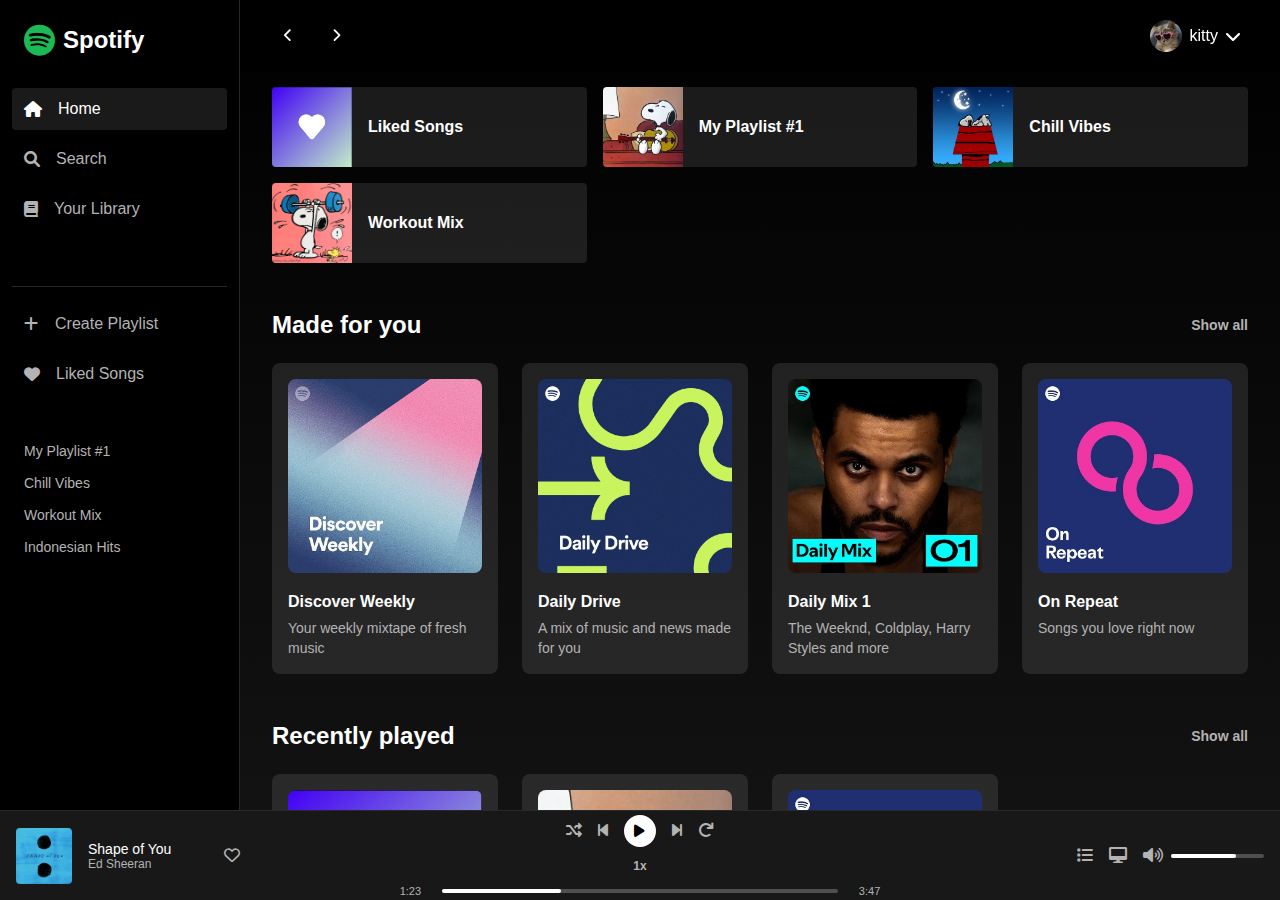
<file: index.html>
<!DOCTYPE html>
<html lang="en">
<head>
    <meta charset="UTF-8">
    <meta name="viewport" content="width=device-width, initial-scale=1.0">
    <title>Spotify - Web Player</title>
    <link rel="stylesheet" href="assets/css/main.css">
    <link rel="stylesheet" href="assets/css/home.css">
    <link href="https://cdnjs.cloudflare.com/ajax/libs/font-awesome/6.0.0/css/all.min.css" rel="stylesheet">
</head>
<body>
    <div class="app-container">
        <nav class="sidebar">
            <div class="sidebar-header">
                <div class="logo">
                    <i class="fab fa-spotify"></i>
                    <span>Spotify</span>
                </div>
            </div>
            
            <ul class="nav-menu">
                <li class="nav-item active">
                    <a href="index.html">
                        <i class="fas fa-home"></i>
                        <span>Home</span>
                    </a>
                </li>
                <li class="nav-item">
                    <a href="#">
                        <i class="fas fa-search"></i>
                        <span>Search</span>
                    </a>
                </li>
                <li class="nav-item">
                    <a href="#">     
                        <i class="fas fa-book"></i>
                        <span>Your Library</span>
                    </a>
                </li>
            </ul>

            <div class="nav-divider"></div>

            <ul class="nav-menu">
                <li class="nav-item">
                    <a href="#">
                        <i class="fas fa-plus"></i>
                        <span>Create Playlist</span>
                    </a>
                </li>
                <li class="nav-item">
                    <a href="#">
                        <i class="fas fa-heart"></i>
                        <span>Liked Songs</span>
                    </a>
                </li>
            </ul>
            
            <div class="playlist-section">
                <div class="playlist-item" onclick="window.location.href='playlist/my-playlist-1.html'">My Playlist #1</div>
                <div class="playlist-item">Chill Vibes</div>
                <div class="playlist-item">Workout Mix</div>
                <div class="playlist-item">Indonesian Hits</div>
            </div>
        </nav>

        <main class="main-content">
            <header class="top-bar">
                <div class="nav-buttons">
                    <button class="nav-btn" onclick="history.back()">
                        <i class="fas fa-chevron-left"></i>
                    </button>
                    <button class="nav-btn" onclick="history.forward()">
                        <i class="fas fa-chevron-right"></i>
                    </button>
                </div>
                
                <div class="user-menu">
                    <div class="user-profile" onclick="toggleUserMenu()">
                        <img src="img/kitty.png" alt="User" class="user-avatar">
                        <span>kitty</span>
                        <i class="fas fa-chevron-down"></i>
                    </div>
                    <div class="user-dropdown" id="userDropdown">
                        <a href="#">Profile</a>     
                        <a href="settings/theme.html">Settings</a>
                        <a href="#">Log out</a>
                    </div>
                </div>
            </header>

            <div class="content-wrapper">
              
                <section class="quick-picks">
                    <div class="quick-pick-grid">
                        <div class="quick-pick-item" onclick="playTrack('liked-songs')">
                            <img src="img/likedsong.jpg" alt="Liked Songs">
                            <span>Liked Songs</span>
                            <button class="play-btn">
                                <i class="fas fa-play"></i>
                            </button>
                        </div>
                        <div class="quick-pick-item" onclick="window.location.href='playlist/my-playlist-1.html'">
                            <img src="img/myplaylist.jpg" alt="My Playlist #1">
                            <span>My Playlist #1</span>
                            <button class="play-btn">
                                <i class="fas fa-play"></i>
                            </button>
                        </div>
                        <div class="quick-pick-item" onclick="playTrack('chill-vibes')">
                            <img src="img/chill.jpg" alt="Chill Vibes">
                            <span>Chill Vibes</span>
                            <button class="play-btn">
                                <i class="fas fa-play"></i>
                            </button>
                        </div>
                        <div class="quick-pick-item" onclick="playTrack('workout-mix')">
                            <img src="img/workout.jpg" alt="Workout Mix">
                            <span>Workout Mix</span>
                            <button class="play-btn">
                                <i class="fas fa-play"></i>
                            </button>
                        </div>
                    </div>
                </section>

                <section class="recommendations">
                    <div class="section-header">
                        <h2>Made for you</h2>
                        <a href="#" class="show-all">Show all</a>
                    </div>
                    <div class="card-grid">
                        <div class="music-card" onclick="openPlaylist('discover-weekly')">
                            <img src="img/discoverweekly.jpg" alt="Discover Weekly">
                            <h3>Discover Weekly</h3>
                            <p>Your weekly mixtape of fresh music</p>
                            <button class="card-play-btn">
                                <i class="fas fa-play"></i>
                            </button>
                        </div>
                        <div class="music-card" onclick="openPlaylist('release-radar')">
                            <img src="img/dailydrive.jpg" alt="Daily Drive">
                            <h3>Daily Drive</h3>
                            <p>A mix of music and news made for you</p>
                            <button class="card-play-btn">
                                <i class="fas fa-play"></i>
                            </button>
                        </div>
                        <div class="music-card" onclick="openPlaylist('daily-mix')">
                            <img src="img/dailymix.jpg" alt="Daily Mix 1">
                            <h3>Daily Mix 1</h3>
                            <p>The Weeknd, Coldplay, Harry Styles and more</p>
                            <button class="card-play-btn">
                                <i class="fas fa-play"></i>
                            </button>
                        </div>
                        <div class="music-card" onclick="openPlaylist('on-repeat')">
                            <img src="img/onrepeat.jpg" alt="On Repeat">
                            <h3>On Repeat</h3>
                            <p>Songs you love right now</p>
                            <button class="card-play-btn">
                                <i class="fas fa-play"></i>
                            </button>
                        </div>
                    </div>
                </section>

                <section class="recommendations">
                    <div class="section-header">
                        <h2>Recently played</h2>
                        <a href="#" class="show-all">Show all</a>
                    </div>
                    <div class="card-grid">
                        <div class="music-card" onclick="openPlaylist('indonesian-hits')">
                            <img src="img/likedsong.jpg" alt="Liked Songs">
                            <h3>Liked Songs</h3>
                            <button class="card-play-btn">
                                <i class="fas fa-play"></i>
                            </button>
                        </div>
                        <div class="music-card" onclick="openPlaylist('pop-rising')">
                            <img src="img/myplaylist.jpg" alt="Pop Rising">
                            <h3>My Playlist #1</h3>
                            <button class="card-play-btn">
                                <i class="fas fa-play"></i>
                            </button>
                        </div>
                        <div class="music-card" onclick="openPlaylist('acoustic-hits')">
                            <img src="img/onrepeat.jpg" alt="On Repeat">
                            <h3>On Repeat</h3>
                            <button class="card-play-btn">
                                <i class="fas fa-play"></i>
                            </button>
                        </div>
                    </div>
                </section>
            </div>
        </main>
    </div>

    <div class="player-bar">
        <div class="player-left">
            <img src="img/shapeofyou.png" alt="Current Song" class="current-song-image">
            <div class="current-song-info">
                <div class="song-title">Shape of You</div>
                <div class="song-artist">Ed Sheeran</div>
            </div>
            <button class="like-btn">
                <i class="far fa-heart"></i>
            </button>
        </div>

        <div class="player-center">
            <div class="player-controls">
                <button class="control-btn">
                    <i class="fas fa-random"></i>
                </button>
                <button class="control-btn">
                    <i class="fas fa-step-backward"></i>
                </button>
                <button class="play-pause-btn" onclick="togglePlayPause()">
                    <i class="fas fa-play" id="playPauseIcon"></i>
                </button>
                <button class="control-btn">
                    <i class="fas fa-step-forward"></i>
                </button>
                <button class="control-btn">
                    <i class="fas fa-redo"></i>
                </button>
            </div>
            <div class="speed-control">
              <button class="speed-btn" id="speedBtn" onclick="toggleSpeedDropdown()">1x</button>
              <div class="speed-dropdown" id="speedDropdown">
                <div class="speed-option" onclick="setPlaybackSpeed(0.5)">0.5x</div>
                <div class="speed-option" onclick="setPlaybackSpeed(0.75)">0.75x</div>
                <div class="speed-option active" onclick="setPlaybackSpeed(1.0)">1x</div>
                <div class="speed-option" onclick="setPlaybackSpeed(1.25)">1.25x</div>
                <div class="speed-option" onclick="setPlaybackSpeed(1.5)">1.5x</div>
              </div>
            </div>
            <div class="progress-bar">
                <span class="time-current">1:23</span>
                <div class="progress-container">
                    <div class="progress-bg">
                        <div class="progress-fill" style="width: 30%"></div>
                        <div class="progress-handle"></div>
                    </div>
                </div>
                <span class="time-total">3:47</span>
            </div>
        </div>

        <div class="player-right">
            <button class="control-btn">
                <i class="fas fa-list"></i>
            </button>
            <button class="control-btn">
                <i class="fas fa-desktop"></i>
            </button>
            <div class="volume-control">
                <button class="control-btn">
                    <i class="fas fa-volume-up"></i>
                </button>
                <div class="volume-bar">
                    <div class="volume-bg">
                        <div class="volume-fill" style="width: 70%"></div>
                    </div>
                </div>
            </div>
        </div>
    </div>

    <script src="assets/js/main.js"></script>
    <script src="assets/js/home.js"></script>
</body>
</html>
</file>
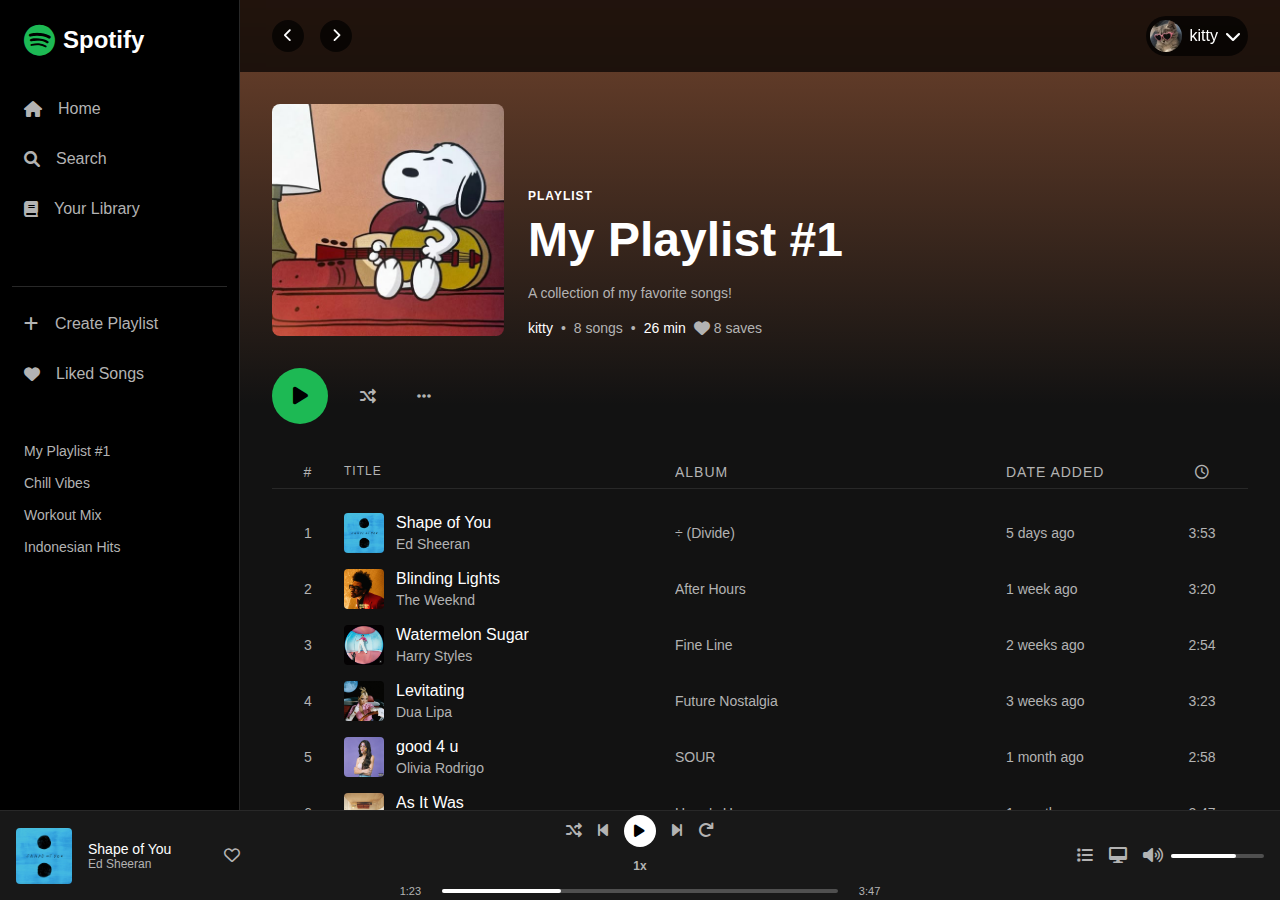
<file: playlist/my-playlist-1.html>
<!DOCTYPE html>
<html lang="en">
<head>
    <meta charset="UTF-8">
    <meta name="viewport" content="width=device-width, initial-scale=1.0">
    <title>My Playlist #1 - Spotify</title>
    <link rel="stylesheet" href="../assets/css/main.css">
    <link rel="stylesheet" href="../assets/css/playlist.css">
    <link href="https://cdnjs.cloudflare.com/ajax/libs/font-awesome/6.0.0/css/all.min.css" rel="stylesheet">
</head>
<body>
    <div class="app-container">
        <!-- Sidebar -->
        <nav class="sidebar">
            <div class="sidebar-header">
                <div class="logo">
                    <i class="fab fa-spotify"></i>
                    <span>Spotify</span>
                </div>
            </div>
            
            <ul class="nav-menu">
                <li class="nav-item">
                    <a href="../index.html">
                        <i class="fas fa-home"></i>
                        <span>Home</span>
                    </a>
                </li>
                <li class="nav-item">
                    <a href="#">
                        <i class="fas fa-search"></i>
                        <span>Search</span>
                    </a>
                </li>
                <li class="nav-item">
                    <a href="#">                        
                        <i class="fas fa-book"></i>
                        <span>Your Library</span>
                    </a>
                </li>
            </ul>

            <div class="nav-divider"></div>

            <ul class="nav-menu">
                <li class="nav-item">
                    <a href="#">
                        <i class="fas fa-plus"></i>
                        <span>Create Playlist</span>
                    </a>
                </li>
                <li class="nav-item">
                    <a href="#">
                        <i class="fas fa-heart"></i>
                        <span>Liked Songs</span>
                    </a>
                </li>
            </ul>

            <div class="playlist-section">
                <div class="playlist-item" onclick="window.location.href='my-playlist-1.html'">My Playlist #1</div>
                <div class="playlist-item">Chill Vibes</div>
                <div class="playlist-item">Workout Mix</div>
                <div class="playlist-item">Indonesian Hits</div>
            </div>
        </nav>

        <!-- Main Content -->
        <main class="main-content">
            <header class="top-bar">
                <div class="nav-buttons">
                    <button class="nav-btn" onclick="history.back()">
                        <i class="fas fa-chevron-left"></i>
                    </button>
                    <button class="nav-btn" onclick="history.forward()">
                        <i class="fas fa-chevron-right"></i>
                    </button>
                </div>
                
                <div class="user-menu">
                    <div class="user-profile" onclick="toggleUserMenu()">
                        <img src="../img/kitty.png" alt="User" class="user-avatar">
                        <span>kitty</span>
                        <i class="fas fa-chevron-down"></i>
                    </div>
                    <div class="user-dropdown" id="userDropdown">
                        <a href="#">Profile</a>     
                        <a href="../settings/theme.html">Settings</a>
                        <a href="#">Log out</a>
                    </div>
                </div>
            </header>

            <div class="content-wrapper">
                <div class="playlist-header">
                    <div class="playlist-cover">
                        <img src="../img/myplaylist.jpg" alt="My Playlist #1" style="width: 100%; height: 100%; border-radius: 8px; object-fit: cover;">
                    </div>
                    
                    <div class="playlist-info">
                        <span class="playlist-type">PLAYLIST</span>
                        <h1 class="playlist-title-display">My Playlist #1</h1>
                        <p class="playlist-description-display">A collection of my favorite songs!</p>
                        <div class="playlist-meta">
                            <span class="creator">kitty</span>
                            <span class="separator">•</span>
                            <span class="song-count">8 songs</span>
                            <span class="separator">•</span>
                            <span class="playlist-duration">26 min</span>
                            <div class="likes-count" onclick="showPlaylistSavers()">
                                <i class="fas fa-heart"></i>
                                <span id="likesCount">8 saves</span>
                            </div>
                        </div>
                    </div>
                </div>

                <div class="playlist-actions">
                    <button class="play-btn-large" onclick="playPlaylist()">
                        <i class="fas fa-play"></i>
                    </button>
                    <button class="action-btn" onclick="shufflePlaylist()">
                        <i class="fas fa-random"></i>
                    </button>
                    <button class="action-btn" onclick="showPlaylistOptions()">
                        <i class="fas fa-ellipsis-h"></i>
                    </button>
                </div>

                <div class="playlist-tracks">
                    <div class="tracks-header">
                        <div class="track-number">#</div>
                        <div class="track-title">TITLE</div>
                        <div class="track-album">ALBUM</div>
                        <div class="track-date">DATE ADDED</div>
                        <div class="track-duration">
                            <i class="far fa-clock"></i>
                        </div>
                    </div>
                    <div class="tracks-list">
                        <div class="track-item">
                            <div class="track-number">1</div>
                            <div class="track-info">
                                <img src="../img/shapeofyou.png" alt="Shape of You">
                                <div class="track-details">
                                    <h6>Shape of You</h6>
                                    <p>Ed Sheeran</p>
                                </div>
                            </div>
                            <div class="track-album">÷ (Divide)</div>
                            <div class="track-date">5 days ago</div>
                            <div class="track-duration">3:53</div>
                        </div>
                        
                        <div class="track-item">
                            <div class="track-number">2</div>
                            <div class="track-info">
                                <img src="../img/blindinglights.jpg" alt="Blinding Lights">
                                <div class="track-details">
                                    <h6>Blinding Lights</h6>
                                    <p>The Weeknd</p>
                                </div>
                            </div>
                            <div class="track-album">After Hours</div>
                            <div class="track-date">1 week ago</div>
                            <div class="track-duration">3:20</div>
                        </div>
                        
                        <div class="track-item">
                            <div class="track-number">3</div>
                            <div class="track-info">
                                <img src="../img/watermelon.jpg" alt="Watermelon Sugar">
                                <div class="track-details">
                                    <h6>Watermelon Sugar</h6>
                                    <p>Harry Styles</p>
                                </div>
                            </div>
                            <div class="track-album">Fine Line</div>
                            <div class="track-date">2 weeks ago</div>
                            <div class="track-duration">2:54</div>
                        </div>
                        
                        <div class="track-item">
                            <div class="track-number">4</div>
                            <div class="track-info">
                                <img src="../img/levitating.jpg" alt="Levitating">
                                <div class="track-details">
                                    <h6>Levitating</h6>
                                    <p>Dua Lipa</p>
                                </div>
                            </div>
                            <div class="track-album">Future Nostalgia</div>
                            <div class="track-date">3 weeks ago</div>
                            <div class="track-duration">3:23</div>
                        </div>
                        
                        <div class="track-item">
                            <div class="track-number">5</div>
                            <div class="track-info">
                                <img src="../img/good4u.jpg" alt="good 4 u">
                                <div class="track-details">
                                    <h6>good 4 u</h6>
                                    <p>Olivia Rodrigo</p>
                                </div>
                            </div>
                            <div class="track-album">SOUR</div>
                            <div class="track-date">1 month ago</div>
                            <div class="track-duration">2:58</div>
                        </div>
                        
                        <div class="track-item">
                            <div class="track-number">6</div>
                            <div class="track-info">
                                <img src="../img/asitwas.jpg" alt="As It Was">
                                <div class="track-details">
                                    <h6>As It Was</h6>
                                    <p>Harry Styles</p>
                                </div>
                            </div>
                            <div class="track-album">Harry's House</div>
                            <div class="track-date">1 month ago</div>
                            <div class="track-duration">2:47</div>
                        </div>
                        
                        <div class="track-item">
                            <div class="track-number">7</div>
                            <div class="track-info">
                                <img src="../img/antihero.jpg" alt="Anti-Hero">
                                <div class="track-details">
                                    <h6>Anti-Hero</h6>
                                    <p>Taylor Swift</p>
                                </div>
                            </div>
                            <div class="track-album">Midnights</div>
                            <div class="track-date">2 months ago</div>
                            <div class="track-duration">3:20</div>
                        </div>
                        
                        <div class="track-item">
                            <div class="track-number">8</div>
                            <div class="track-info">
                                <img src="../img/flowers.jpg" alt="Flowers">
                                <div class="track-details">
                                    <h6>Flowers</h6>
                                    <p>Miley Cyrus</p>
                                </div>
                            </div>
                            <div class="track-album">Endless Summer Vacation</div>
                            <div class="track-date">2 months ago</div>
                            <div class="track-duration">3:20</div>
                        </div>
                    </div>
                </div>
            </div>
        </main>
    </div>

    <!-- Music Player -->
    <div class="player-bar">
        <div class="player-left">
            <img src="../img/shapeofyou.png" alt="Current Song" class="current-song-image">
            <div class="current-song-info">
                <div class="song-title">Shape of You</div>
                <div class="song-artist">Ed Sheeran</div>
            </div>
            <button class="like-btn">
                <i class="far fa-heart"></i>
            </button>
        </div>

        <div class="player-center">
            <div class="player-controls">
                <button class="control-btn">
                    <i class="fas fa-random"></i>
                </button>
                <button class="control-btn">
                    <i class="fas fa-step-backward"></i>
                </button>
                <button class="play-pause-btn" onclick="togglePlayPause()">
                    <i class="fas fa-play" id="playPauseIcon"></i>
                </button>
                <button class="control-btn">
                    <i class="fas fa-step-forward"></i>
                </button>
                <button class="control-btn">
                    <i class="fas fa-redo"></i>
                </button>
            </div>
            <div class="speed-control">
                <button class="speed-btn" id="speedBtn" onclick="toggleSpeedDropdown()">1x</button>
                <div class="speed-dropdown" id="speedDropdown">
                    <div class="speed-option" onclick="setPlaybackSpeed(0.5)">0.5x</div>
                    <div class="speed-option" onclick="setPlaybackSpeed(0.75)">0.75x</div>
                    <div class="speed-option active" onclick="setPlaybackSpeed(1.0)">1x</div>
                    <div class="speed-option" onclick="setPlaybackSpeed(1.25)">1.25x</div>
                    <div class="speed-option" onclick="setPlaybackSpeed(1.5)">1.5x</div>
                </div>
            </div>
            <div class="progress-bar">
                <span class="time-current">1:23</span>
                <div class="progress-container">
                    <div class="progress-bg">
                        <div class="progress-fill" style="width: 30%"></div>
                        <div class="progress-handle"></div>
                    </div>
                </div>
                <span class="time-total">3:47</span>
            </div>
        </div>

        <div class="player-right">
            <button class="control-btn">
                <i class="fas fa-list"></i>
            </button>
            <button class="control-btn">
                <i class="fas fa-desktop"></i>
            </button>
            <div class="volume-control">
                <button class="control-btn">
                    <i class="fas fa-volume-up"></i>
                </button>
                <div class="volume-bar">
                    <div class="volume-bg">
                        <div class="volume-fill" style="width: 70%"></div>
                    </div>
                </div>
            </div>
        </div>
    </div>

    <!-- Playlist Options -->
    <div class="modal-overlay" id="playlistOptionsModal">
        <div class="modal-content playlist-options-modal">
            <div class="modal-header">
                <h2>Playlist Options</h2>
                <button class="modal-close" onclick="closePlaylistOptions()">
                    <i class="fas fa-times"></i>
                </button>
            </div>
            <div class="options-list">
                <div class="option-item" onclick="showPlaylistSavers()">
                    <i class="fas fa-eye"></i>
                    <span>View users who saved this playlist</span>
                </div>
                <div class="option-item" onclick="downloadPlaylist()">
                    <i class="fas fa-download"></i>
                    <span>Download</span>
                </div>
                <div class="option-item" onclick="editPlaylist()">
                    <i class="fas fa-edit"></i>
                    <span>Edit</span>
                </div>
                <div class="option-item" onclick="sharePlaylist()">
                    <i class="fas fa-share"></i>
                    <span>Share</span>
                </div>
                <div class="option-item" onclick="deletePlaylist()">
                    <i class="fas fa-trash"></i>
                    <span>Delete playlist</span>
                </div>
            </div>
        </div>
    </div>

    <!-- Playlist Savers -->
    <div class="modal-overlay" id="saversModal">
        <div class="modal-content">
            <div class="modal-header">
                <h2>View users who saved this playlist</h2>
                <button class="modal-close" onclick="closePlaylistSavers()">
                    <i class="fas fa-times"></i>
                </button>
            </div>
            <div class="savers-info">
                <div class="playlist-info-small">
                    <img src="../img/myplaylist.jpg" alt="My Playlist #1" class="playlist-thumb">
                    <div class="playlist-details">
                        <h4>My Playlist #1</h4>
                        <p>8 saves • Public playlist</p>
                    </div>
                </div>
            </div>
            <div class="user-save-section">
                <h3>User save</h3>
                <div class="savers-list" id="saversList">
                </div>
            </div>
        </div>
    </div>

    <script src="../assets/js/main.js"></script>
    <script src="../assets/js/playlist.js"></script>
    <script>
        function showPlaylistOptions() {
            const modal = document.getElementById("playlistOptionsModal")
            modal.classList.add("show")
        }

        function closePlaylistOptions() {
            const modal = document.getElementById("playlistOptionsModal")
            modal.classList.remove("show")
        }

    </script>
</body>
</html>
</file>
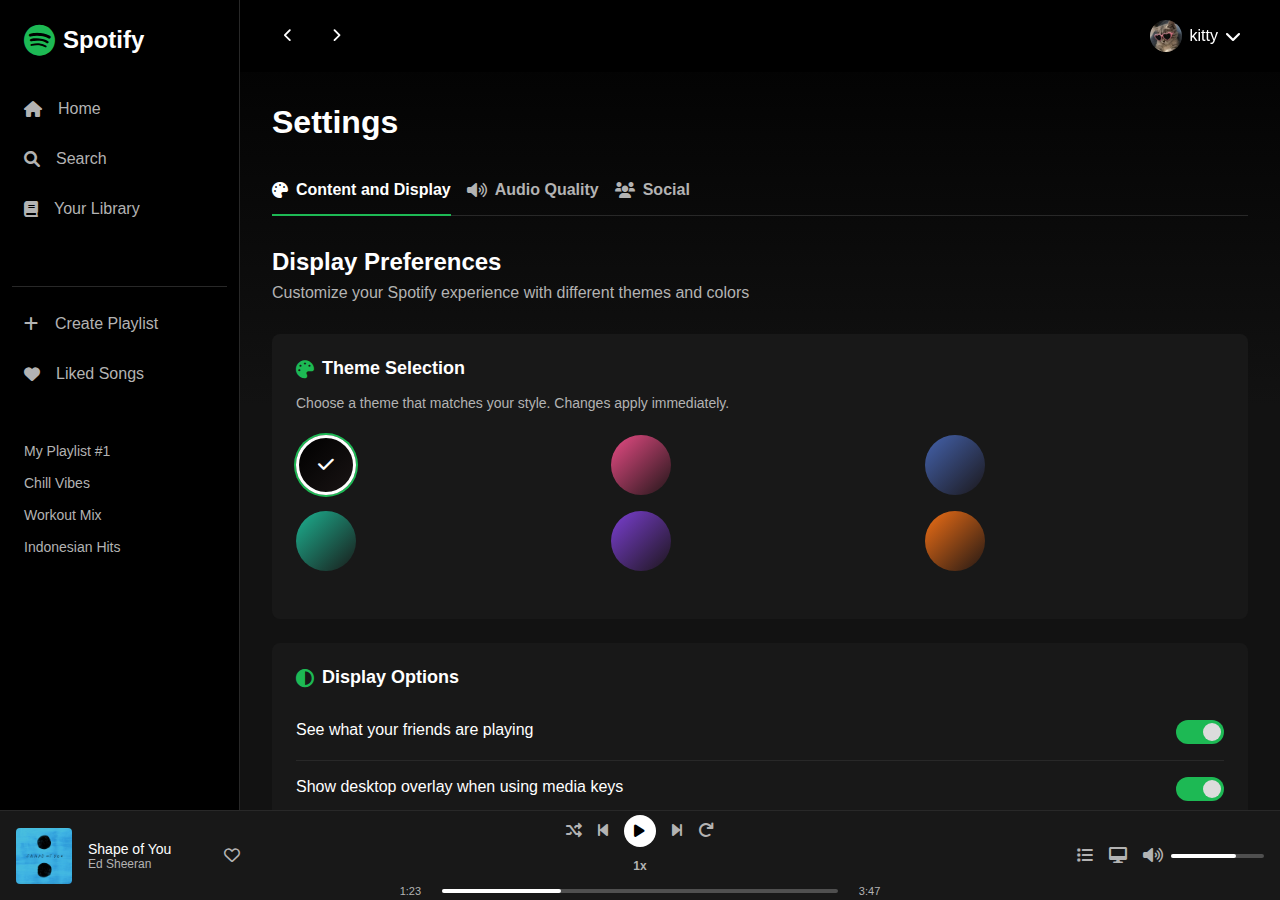
<file: settings/theme.html>
<!DOCTYPE html>
<html lang="en">
<head>
    <meta charset="UTF-8">
    <meta name="viewport" content="width=device-width, initial-scale=1.0">
    <title>Theme Settings - Spotify</title>
    <link rel="stylesheet" href="../assets/css/main.css">
    <link rel="stylesheet" href="../assets/css/settings.css">
    <link href="https://cdnjs.cloudflare.com/ajax/libs/font-awesome/6.0.0/css/all.min.css" rel="stylesheet">
</head>
<body>
    <div class="app-container">
        <!-- Sidebar -->
        <nav class="sidebar">
            <div class="sidebar-header">
                <div class="logo">
                    <i class="fab fa-spotify"></i>
                    <span>Spotify</span>
                </div>
            </div>
            
            <ul class="nav-menu">
                <li class="nav-item">
                    <a href="../index.html">
                        <i class="fas fa-home"></i>
                        <span>Home</span>
                    </a>
                </li>
                <li class="nav-item">
                    <a href="#">
                        <i class="fas fa-search"></i>
                        <span>Search</span>
                    </a>
                </li>
                <li class="nav-item">
                    <a href="#">     
                        <i class="fas fa-book"></i>
                        <span>Your Library</span>
                    </a>
                </li>
            </ul>

            <div class="nav-divider"></div>

            <ul class="nav-menu">
                <li class="nav-item">
                    <a href="#">
                        <i class="fas fa-plus"></i>
                        <span>Create Playlist</span>
                    </a>
                </li>
                <li class="nav-item">
                    <a href="#">
                        <i class="fas fa-heart"></i>
                        <span>Liked Songs</span>
                    </a>
                </li>
            </ul>

            <div class="playlist-section">
                <div class="playlist-item" onclick="window.location.href='../playlist/my-playlist-1.html'">My Playlist #1</div>
                <div class="playlist-item">Chill Vibes</div>
                <div class="playlist-item">Workout Mix</div>
                <div class="playlist-item">Indonesian Hits</div>
            </div>
        </nav>

        <!-- Main Content -->
        <main class="main-content">
            <header class="top-bar">
                <div class="nav-buttons">
                    <button class="nav-btn" onclick="history.back()">
                        <i class="fas fa-chevron-left"></i>
                    </button>
                    <button class="nav-btn" onclick="history.forward()">
                        <i class="fas fa-chevron-right"></i>
                    </button>
                </div>
                
                <div class="user-menu">
                    <div class="user-profile" onclick="toggleUserMenu()">
                        <img src="../img/kitty.png" alt="User" class="user-avatar">
                        <span>kitty</span>
                        <i class="fas fa-chevron-down"></i>
                    </div>
                    <div class="user-dropdown" id="userDropdown">
                        <a href="#">Profile</a>     
                        <a href="theme.html">Settings</a>
                        <a href="#">Log out</a>
                    </div>
                </div>
            </header>

            <div class="content-wrapper">
                <div class="settings-header">
                    <h1>Settings</h1>
                </div>

                <div class="settings-navigation">
                    <button class="settings-nav-btn active">
                        <i class="fas fa-palette"></i>
                        <span>Content and Display</span>
                    </button>
                    <button class="settings-nav-btn">
                        <i class="fas fa-volume-up"></i>
                        <span>Audio Quality</span>
                    </button>
                    <button class="settings-nav-btn">
                        <i class="fas fa-users"></i>
                        <span>Social</span>
                    </button>
                </div>

                <!-- Display Preferences Section -->
                <div class="settings-section active" id="displaySection">
                    <div class="section-header">
                        <h2>Display Preferences</h2>
                        <p>Customize your Spotify experience with different themes and colors</p>
                    </div>

                    <div class="setting-group">
                        <h3>
                            <i class="fas fa-palette"></i>
                            Theme Selection
                        </h3>
                        <p class="setting-description">Choose a theme that matches your style. Changes apply immediately.</p>
                        
                        <div class="theme-selector">
                            <div class="theme-option default active" data-theme="default" onclick="selectTheme('default')" title="Dark Black">
                                <div class="theme-check">
                                    <i class="fas fa-check"></i>
                                </div>
                            </div>
                            <div class="theme-option pink" data-theme="pink" onclick="selectTheme('pink')" title="Pink Passion">
                                <div class="theme-check">
                                    <i class="fas fa-check"></i>
                                </div>
                            </div>
                            <div class="theme-option blue" data-theme="blue" onclick="selectTheme('blue')" title="Ocean Blue">
                                <div class="theme-check">
                                    <i class="fas fa-check"></i>
                                </div>
                            </div>
                            <div class="theme-option green" data-theme="green" onclick="selectTheme('green')" title="Forest Green">
                                <div class="theme-check">
                                    <i class="fas fa-check"></i>
                                </div>
                            </div>
                            <div class="theme-option purple" data-theme="purple" onclick="selectTheme('purple')" title="Royal Purple">
                                <div class="theme-check">
                                    <i class="fas fa-check"></i>
                                </div>
                            </div>
                            <div class="theme-option orange" data-theme="orange" onclick="selectTheme('orange')" title="Sunset Orange">
                                <div class="theme-check">
                                    <i class="fas fa-check"></i>
                                </div>
                            </div>
                        </div>
                    </div>

                    <div class="setting-group">
                        <h3>
                            <i class="fas fa-adjust"></i>
                            Display Options
                        </h3>
                        
                        <div class="setting-item">
                            <div class="setting-info">
                                <h4>See what your friends are playing</h4>
                            </div>
                            <label class="toggle-switch">
                                <input type="checkbox" checked>
                                <span class="slider"></span>
                            </label>
                        </div>

                        <div class="setting-item">
                            <div class="setting-info">
                                <h4>Show desktop overlay when using media keys</h4>
                            </div>
                            <label class="toggle-switch">
                                <input type="checkbox" checked>
                                <span class="slider"></span>
                            </label>
                        </div>
                    </div>
                </div>

            </div>
        </main>
    </div>

    <!-- Music Player -->
    <div class="player-bar">
        <div class="player-left">
            <img src="../img/shapeofyou.png" alt="Current Song" class="current-song-image">
            <div class="current-song-info">
                <div class="song-title">Shape of You</div>
                <div class="song-artist">Ed Sheeran</div>
            </div>
            <button class="like-btn">
                <i class="far fa-heart"></i>
            </button>
        </div>

        <div class="player-center">
            <div class="player-controls">
                <button class="control-btn">
                    <i class="fas fa-random"></i>
                </button>
                <button class="control-btn">
                    <i class="fas fa-step-backward"></i>
                </button>
                <button class="play-pause-btn" onclick="togglePlayPause()">
                    <i class="fas fa-play" id="playPauseIcon"></i>
                </button>
                <button class="control-btn">
                    <i class="fas fa-step-forward"></i>
                </button>
                <button class="control-btn">
                    <i class="fas fa-redo"></i>
                </button>
            </div>
            
            <!-- Playback Speed -->
            <div class="speed-control">
                <button class="speed-btn" id="speedBtn" onclick="toggleSpeedDropdown()">1x</button>
                <div class="speed-dropdown" id="speedDropdown">
                    <div class="speed-option" onclick="setPlaybackSpeed(0.5)">0.5x</div>
                    <div class="speed-option" onclick="setPlaybackSpeed(0.75)">0.75x</div>
                    <div class="speed-option active" onclick="setPlaybackSpeed(1.0)">1x</div>
                    <div class="speed-option" onclick="setPlaybackSpeed(1.25)">1.25x</div>
                    <div class="speed-option" onclick="setPlaybackSpeed(1.5)">1.5x</div>
                </div>
            </div>
            
            <div class="progress-bar">
                <span class="time-current">1:23</span>
                <div class="progress-container">
                    <div class="progress-bg">
                        <div class="progress-fill" style="width: 30%"></div>
                        <div class="progress-handle"></div>
                    </div>
                </div>
                <span class="time-total">3:47</span>
            </div>
        </div>

        <div class="player-right">
            <button class="control-btn">
                <i class="fas fa-list"></i>
            </button>
            <button class="control-btn">
                <i class="fas fa-desktop"></i>
            </button>
            <div class="volume-control">
                <button class="control-btn">
                    <i class="fas fa-volume-up"></i>
                </button>
                <div class="volume-bar">
                    <div class="volume-bg">
                        <div class="volume-fill" style="width: 70%"></div>
                    </div>
                </div>
            </div>
        </div>
    </div>

    <script src="../assets/js/main.js"></script>
    <script src="../assets/js/settings.js"></script>
</body>
</html>
</file>
<file: assets/css/main.css>
* {
  margin: 0;
  padding: 0;
  box-sizing: border-box;
}

body {
  font-family: "Segoe UI", Tahoma, Geneva, Verdana, sans-serif;
  background-color: #000;
  color: #fff;
  overflow: hidden;
}

.app-container {
  display: flex;
  height: 100vh;
  padding-bottom: 90px;
}

/* Sidebar Styles */
.sidebar {
  width: 240px;
  background-color: #000;
  padding: 24px 12px;
  display: flex;
  flex-direction: column;
  border-right: 1px solid #282828;
}

.sidebar-header .logo {
  display: flex;
  align-items: center;
  gap: 8px;
  font-size: 24px;
  font-weight: bold;
  margin-bottom: 32px;
  padding: 0 12px;
}

.sidebar-header .logo i {
  color: #1db954;
  font-size: 32px;
}

.nav-menu {
  list-style: none;
  margin-bottom: 32px;
}

.nav-item {
  margin-bottom: 8px;
}

.nav-item a {
  display: flex;
  align-items: center;
  gap: 16px;
  padding: 12px;
  color: #b3b3b3;
  text-decoration: none;
  border-radius: 4px;
  transition: all 0.2s;
  font-weight: 500;
}

.nav-item a:hover,
.nav-item.active a {
  color: #fff;
  background-color: #282828;
}

.nav-item.active a {
  background-color: #1a1a1a;
}

.nav-divider {
  height: 1px;
  background-color: #282828;
  margin: 16px 0;
}

.playlist-section {
  flex: 1;
  overflow-y: auto;
  padding: 0 12px;
}

.playlist-item {
  padding: 8px 0;
  color: #b3b3b3;
  cursor: pointer;
  transition: color 0.2s;
  font-size: 14px;
}

.playlist-item:hover {
  color: #fff;
}

/* Main Content Styles */
.main-content {
  flex: 1;
  background: linear-gradient(180deg, #1e3264 0%, #121212 100%);
  overflow-y: auto;
  position: relative;
}

.top-bar {
  display: flex;
  justify-content: space-between;
  align-items: center;
  padding: 16px 32px;
  background: rgba(0, 0, 0, 0.7);
  backdrop-filter: blur(10px);
  position: sticky;
  top: 0;
  z-index: 100;
}
.nav-buttons {
  display: flex;
  gap: 16px;
}

.nav-btn {
  width: 32px;
  height: 32px;
  border-radius: 50%;
  background-color: rgba(0, 0, 0, 0.7);
  border: none;
  color: #fff;
  cursor: pointer;
  display: flex;
  align-items: center;
  justify-content: center;
  transition: all 0.2s;
}

.nav-btn:hover {
  background-color: rgba(255, 255, 255, 0.1);
  transform: scale(1.05);
}

.user-menu {
  position: relative;
}

.user-profile {
  display: flex;
  align-items: center;
  gap: 8px;
  background-color: rgba(0, 0, 0, 0.7);
  padding: 4px 8px 4px 4px;
  border-radius: 20px;
  cursor: pointer;
  transition: all 0.2s;
}

.user-profile:hover {
  background-color: rgba(255, 255, 255, 0.1);
}

.user-avatar {
  width: 32px;
  height: 32px;
  border-radius: 50%;
}

.user-dropdown {
  position: absolute;
  top: 100%;
  right: 0;
  background-color: #282828;
  border-radius: 4px;
  padding: 8px 0;
  min-width: 160px;
  box-shadow: 0 8px 24px rgba(0, 0, 0, 0.5);
  display: none;
  z-index: 1000;
}

.user-dropdown.show {
  display: block;
}

.user-dropdown a {
  display: block;
  padding: 12px 16px;
  color: #fff;
  text-decoration: none;
  transition: background-color 0.2s;
}

.user-dropdown a:hover {
  background-color: #3e3e3e;
}

.player-bar {
  position: fixed;
  bottom: 0;
  left: 0;
  right: 0;
  height: 90px;
  background-color: #181818;
  border-top: 1px solid #282828;
  display: flex;
  align-items: center;
  padding: 0 16px;
  z-index: 1000;
}

.player-left {
  display: flex;
  align-items: center;
  gap: 16px;
  width: 30%;
  min-width: 180px;
}

.current-song-image {
  width: 56px;
  height: 56px;
  border-radius: 4px;
}

.current-song-info {
  flex: 1;
  min-width: 0;
}

.song-title {
  font-size: 14px;
  font-weight: 500;
  color: #fff;
  white-space: nowrap;
  overflow: hidden;
  text-overflow: ellipsis;
}

.song-artist {
  font-size: 12px;
  color: #b3b3b3;
  white-space: nowrap;
  overflow: hidden;
  text-overflow: ellipsis;
}

.like-btn {
  background: none;
  border: none;
  color: #b3b3b3;
  cursor: pointer;
  font-size: 16px;
  transition: color 0.2s;
  position: relative;
  left: -150px
}

.like-btn:hover {
  color: var(--primary-color);
}

.player-center {
  display: flex;
  flex-direction: column;
  align-items: center;
  gap: 8px;
  width: 40%;
  max-width: 722px;
}

.player-controls {
  display: flex;
  align-items: center;
  gap: 16px;
}

.control-btn {
  background: none;
  border: none;
  color: #b3b3b3;
  cursor: pointer;
  font-size: 16px;
  transition: all 0.2s;
}

.control-btn:hover {
  color: #fff;
  transform: scale(1.1);
}

.play-pause-btn {
  width: 32px;
  height: 32px;
  border-radius: 50%;
  background-color: #fff;
  border: none;
  color: #000;
  cursor: pointer;
  display: flex;
  align-items: center;
  justify-content: center;
  font-size: 14px;
  transition: all 0.2s;
}

.play-pause-btn:hover {
  transform: scale(1.05);
}

.progress-bar {
  display: flex;
  align-items: center;
  gap: 12px;
  width: 100%;
}

.time-current,
.time-total {
  font-size: 11px;
  color: #b3b3b3;
  min-width: 40px;
  text-align: center;
}

.progress-container {
  flex: 1;
  height: 12px;
  display: flex;
  align-items: center;
  cursor: pointer;
}

.progress-bg {
  width: 100%;
  height: 4px;
  background-color: #4f4f4f;
  border-radius: 2px;
  position: relative;
}

.progress-fill {
  height: 100%;
  background-color: #fff;
  border-radius: 2px;
  position: relative;
}

.progress-handle {
  width: 12px;
  height: 12px;
  background-color: #fff;
  border-radius: 50%;
  position: absolute;
  right: -6px;
  top: -4px;
  opacity: 0;
  transition: opacity 0.2s;
}

.progress-container:hover .progress-handle {
  opacity: 1;
}

.player-right {
  display: flex;
  align-items: center;
  gap: 16px;
  width: 30%;
  justify-content: flex-end;
  min-width: 180px;
}

.volume-control {
  display: flex;
  align-items: center;
  gap: 8px;
}

.volume-bar {
  width: 93px;
  height: 12px;
  display: flex;
  align-items: center;
  cursor: pointer;
}

.volume-bg {
  width: 100%;
  height: 4px;
  background-color: #4f4f4f;
  border-radius: 2px;
  position: relative;
}

.volume-fill {
  height: 100%;
  background-color: #fff;
  border-radius: 2px;
}

/* Responsive */
@media (max-width: 768px) {
  .sidebar {
    width: 200px;
  }

  .player-left,
  .player-right {
    width: 25%;
    min-width: 120px;
  }

  .player-center {
    width: 50%;
  }
}

/* Scrollbar Styles */
::-webkit-scrollbar {
  width: 12px;
}

::-webkit-scrollbar-track {
  background: transparent;
}

::-webkit-scrollbar-thumb {
  background-color: #4f4f4f;
  border-radius: 6px;
}

::-webkit-scrollbar-thumb:hover {
  background-color: #6f6f6f;
}

/* Playback Speed Control */
.speed-control {
  position: relative;
  display: flex;
  align-items: center;
  gap: 8px;
}

.speed-btn {
  background: none;
  border: none;
  color: #b3b3b3;
  cursor: pointer;
  font-size: 12px;
  font-weight: 600;
  padding: 4px 8px;
  border-radius: 4px;
  transition: all 0.2s;
  min-width: 32px;
}

.speed-btn:hover {
  color: #fff;
  background-color: rgba(255, 255, 255, 0.1);
}

.speed-btn.active {
  color: #1db954;
  background-color: rgba(29, 185, 84, 0.1);
}

.speed-dropdown {
  position: absolute;
  bottom: 100%;
  left: 50%;
  transform: translateX(-50%);
  background-color: #282828;
  border-radius: 4px;
  padding: 8px 0;
  min-width: 80px;
  box-shadow: 0 8px 24px rgba(0, 0, 0, 0.5);
  display: none;
  z-index: 1000;
  margin-bottom: 8px;
}

.speed-dropdown.show {
  display: block;
}

.speed-option {
  padding: 8px 16px;
  color: #fff;
  cursor: pointer;
  transition: background-color 0.2s;
  font-size: 14px;
  text-align: center;
}

.speed-option:hover {
  background-color: #3e3e3e;
}

.speed-option.active {
  color: #ffffff;
  background-color: var(--primary-color,0.8);
}

/* Theme Customization */
.theme-selector {
  display: grid;
  grid-template-columns: repeat(3, 1fr);
  gap: 16px;
  margin: 24px 0;
}

.theme-option {
  width: 60px;
  height: 60px;
  border-radius: 50%;
  cursor: pointer;
  border: 3px solid transparent;
  transition: all 0.2s;
  position: relative;
}

.theme-option:hover {
  transform: scale(1.1);
}

.theme-option.active {
  border-color: #fff;
  box-shadow: 0 0 0 2px #1db954;
}

.theme-option.default {
  background: linear-gradient(135deg, #191414 0%, #191414 100%);
  background-size: 120% 120%;
  background-position: center;
}

.theme-option.pink {
  background: linear-gradient(135deg, #f14e8a 0%, #191414 100%);
  background-size: 120% 120%;
  background-position: center;
}

.theme-option.blue {
  background: linear-gradient(135deg, #4666b4 0%, #191414 100%);
  background-size: 120% 120%;
  background-position: center;
}

.theme-option.green {
  background: linear-gradient(135deg, #1db997 0%, #191414 100%);
  background-size: 120% 120%;
  background-position: center;
}

.theme-option.purple {
  background: linear-gradient(135deg, rgb(127, 65, 219) 0%, #191414 100%);
  background-size: 120% 120%;
  background-position: center;
}

.theme-option.orange {
  background: linear-gradient(135deg, #f97316 0%, #191414 100%);
  background-size: 120% 120%;
  background-position: center;
}

:root {
  --primary-color: #1db954;
  --primary-dark: #12ed5e;
  --background-gradient: linear-gradient(180deg, #121212 0%, #121212 100%);
}

[data-theme="pink"] {
  --primary-color: #d14b7c;
  --primary-dark: #eb397a;
  --background-gradient: linear-gradient(180deg, #4a1c3a 0%, #121212 100%);
}

[data-theme="blue"] {
  --primary-color: #4060b1;
  --primary-dark: #526eb5;
  --background-gradient: linear-gradient(180deg, #1e3264 0%, #121212 100%);
}

[data-theme="green"] {
  --primary-color: #1db997;
  --primary-dark: #15d2a9;
  --background-gradient: linear-gradient(180deg, rgb(6, 79, 69) 0%, #121212 100%);
}

[data-theme="purple"] {
  --primary-color: #8b5cf6;
  --primary-dark: #a78bfa;
  --background-gradient: linear-gradient(180deg, #4c1d95 0%, #121212 100%);
}

[data-theme="orange"] {
  --primary-color: #f97316;
  --primary-dark: #fb923c;
  --background-gradient: linear-gradient(180deg, #c2410c 0%, #121212 100%);
}

/* Playlist Savers Modal */
.modal-overlay {
  position: fixed;
  top: 0;
  left: 0;
  right: 0;
  bottom: 0;
  background-color: rgba(0, 0, 0, 0.8);
  display: flex;
  align-items: center;
  justify-content: center;
  z-index: 10000;
  opacity: 0;
  visibility: hidden;
  transition: all 0.3s ease;
}

.modal-overlay.show {
  opacity: 1;
  visibility: visible;
}

.modal-content {
  background-color: #282828;
  border-radius: 8px;
  padding: 24px;
  max-width: 400px;
  width: 90%;
  max-height: 80vh;
  overflow-y: auto;
  transform: scale(0.9);
  transition: transform 0.3s ease;
}

.modal-overlay.show .modal-content {
  transform: scale(1);
}

.modal-header {
  display: flex;
  justify-content: space-between;
  align-items: center;
  margin-bottom: 24px;
}

.modal-header h2 {
  font-size: 24px;
  font-weight: 700;
  color: #fff;
}

.modal-close {
  background: none;
  border: none;
  color: #b3b3b3;
  cursor: pointer;
  font-size: 24px;
  transition: color 0.2s;
}

.modal-close:hover {
  color: #fff;
}

.savers-list {
  display: flex;
  flex-direction: column;
  gap: 12px;
}

.saver-item {
  display: flex;
  align-items: center;
  gap: 12px;
  padding: 8px;
  border-radius: 4px;
  cursor: pointer;
  transition: background-color 0.2s;
}

.saver-item:hover {
  background-color: rgba(255, 255, 255, 0.1);
}

.saver-avatar {
  width: 40px;
  height: 40px;
  border-radius: 50%;
  object-fit: cover;
}

.saver-info h4 {
  font-size: 16px;
  font-weight: 500;
  color: #fff;
  margin-bottom: 4px;
}

.saver-info p {
  font-size: 14px;
  color: #b3b3b3;
}

.likes-count {
  display: flex;
  align-items: center;
  gap: 4px;
  color: #b3b3b3;
  cursor: pointer;
  transition: color 0.2s;
  font-size: 14px;
}

.likes-count:hover {
  color: #fff;
}

.likes-count i {
  font-size: 16px;
}
</file>
<file: assets/css/home.css>
.content-wrapper {
  padding: 0 32px 32px;
}

.greeting-section {
  margin-bottom: 32px;
}

.greeting-section h1 {
  font-size: 32px;
  font-weight: 700;
  margin-bottom: 16px;
}

.quick-picks {
  margin-bottom: 48px;
  margin-top: 15px;
}

.quick-pick-grid {
  display: grid;
  grid-template-columns: repeat(auto-fit, minmax(300px, 1fr));
  gap: 16px;
  max-width: 100%;
}

.quick-pick-item {
  display: flex;
  align-items: center;
  background-color: rgba(255, 255, 255, 0.1);
  border-radius: 4px;
  overflow: hidden;
  cursor: pointer;
  transition: all 0.2s;
  position: relative;
  height: 80px;
}

.quick-pick-item:hover {
  background-color: rgba(255, 255, 255, 0.2);
}

.quick-pick-item img {
  width: 80px;
  height: 80px;
  object-fit: cover;
}

.quick-pick-item span {
  flex: 1;
  padding: 0 16px;
  font-weight: 600;
  font-size: 16px;
}

.play-btn {
  position: absolute;
  right: 16px;
  width: 48px;
  height: 48px;
  border-radius: 50%;
  background-color: var(--primary-color);
  border: none;
  color: #000;
  cursor: pointer;
  display: flex;
  align-items: center;
  justify-content: center;
  font-size: 18px;
  opacity: 0;
  transform: translateY(8px);
  transition: all 0.2s;
}

.quick-pick-item:hover .play-btn {
  opacity: 1;
  transform: translateY(0);
}

.play-btn:hover {
  transform: scale(1.05);
  background-color: var(--primary-dark);

}

.recommendations {
  margin-bottom: 48px;
}

.section-header {
  display: flex;
  justify-content: space-between;
  align-items: center;
  margin-bottom: 24px;
}

.section-header h2 {
  font-size: 24px;
  font-weight: 700;
}

.show-all {
  color: #b3b3b3;
  text-decoration: none;
  font-size: 14px;
  font-weight: 600;
  transition: color 0.2s;
}

.show-all:hover {
  color: #fff;
}

.card-grid {
  display: grid;
  grid-template-columns: repeat(auto-fill, minmax(180px, 1fr));
  gap: 24px;
}

.music-card {
  background-color: rgba(255, 255, 255, 0.1);
  border-radius: 8px;
  padding: 16px;
  cursor: pointer;
  transition: all 0.2s;
  position: relative;
  overflow: hidden;
}

.music-card:hover {
  background-color: rgba(255, 255, 255, 0.2);
}

.music-card img {
  width: 100%;
  aspect-ratio: 1;
  border-radius: 8px;
  margin-bottom: 16px;
  object-fit: cover;
}

.music-card h3 {
  font-size: 16px;
  font-weight: 600;
  margin-bottom: 8px;
  color: #fff;
  white-space: nowrap;
  overflow: hidden;
  text-overflow: ellipsis;
}

.music-card p {
  font-size: 14px;
  color: #b3b3b3;
  line-height: 1.4;
  display: -webkit-box;
  -webkit-box-orient: vertical;
  overflow: hidden;
}

.card-play-btn {
  position: absolute;
  bottom: 16px;
  right: 16px;
  width: 48px;
  height: 48px;
  border-radius: 50%;
  background-color: var(--primary-color);
  border: none;
  color: #000;
  cursor: pointer;
  display: flex;
  align-items: center;
  justify-content: center;
  font-size: 18px;
  opacity: 0;
  transform: translateY(8px);
  transition: all 0.2s;
  box-shadow: 0 8px 24px rgba(0, 0, 0, 0.5);
}

.music-card:hover .card-play-btn {
  opacity: 1;
  transform: translateY(0);
}

.card-play-btn:hover {
  transform: scale(1.05);
  background-color: var(--primary-dark);
}

/* Responsive */
@media (max-width: 1200px) {
  .quick-pick-grid {
    grid-template-columns: repeat(auto-fit, minmax(250px, 1fr));
  }
}

@media (max-width: 768px) {
  .content-wrapper {
    padding: 0 16px 32px;
  }

  .greeting-section h1 {
    font-size: 24px;
  }

  .quick-pick-grid {
    grid-template-columns: 1fr;
  }

  .card-grid {
    grid-template-columns: repeat(auto-fill, minmax(140px, 1fr));
    gap: 16px;
  }

  .section-header h2 {
    font-size: 20px;
  }
}

.main-content {
  background: linear-gradient(180deg, #000000 0%, #121212 100%);
}
</file>
<file: assets/css/playlist.css>
.main-content {
  background: linear-gradient(180deg,  rgb(112, 67, 44) 0%, #121212 50%);
}

.content-wrapper {
  padding: 0 32px 32px;
}

.playlist-header {
  display: flex;
  align-items: flex-end;
  gap: 24px;
  margin-bottom: 32px;
  padding-top: 32px;
}

.playlist-cover {
  position: relative;
  width: 232px;
  height: 232px;
  flex-shrink: 0;
}

.cover-placeholder {
  width: 100%;
  height: 100%;
  background: linear-gradient(135deg, #404040 0%, #282828 100%);
  border-radius: 8px;
  display: flex;
  align-items: center;
  justify-content: center;
  font-size: 64px;
  color: #b3b3b3;
  cursor: pointer;
  transition: all 0.2s;
}

.cover-placeholder:hover {
  background: linear-gradient(135deg, #505050 0%, #383838 100%);
}

.change-cover-btn {
  position: absolute;
  bottom: 8px;
  right: 8px;
  width: 48px;
  height: 48px;
  border-radius: 50%;
  background-color: rgba(0, 0, 0, 0.8);
  border: none;
  color: #fff;
  cursor: pointer;
  display: flex;
  align-items: center;
  justify-content: center;
  font-size: 16px;
  opacity: 0;
  transition: all 0.2s;
}

.playlist-cover:hover .change-cover-btn {
  opacity: 1;
}

.playlist-info {
  flex: 1;
  min-width: 0;
}

.playlist-type {
  font-size: 12px;
  font-weight: 700;
  text-transform: uppercase;
  color: #fff;
  letter-spacing: 1px;
  margin-bottom: 8px;
  display: block;
}

.playlist-title {
  background: none;
  border: none;
  color: #fff;
  font-size: 48px;
  font-weight: 900;
  margin-bottom: 16px;
  width: 100%;
  outline: none;
  resize: none;
  line-height: 1.2;
}

.playlist-title:focus {
  background-color: rgba(255, 255, 255, 0.1);
  border-radius: 4px;
  padding: 8px;
}

.playlist-title-display {
  font-size: 48px;
  font-weight: 900;
  margin-bottom: 16px;
  color: #fff;
  line-height: 1.2;
}

.playlist-description {
  background: none;
  border: none;
  color: #b3b3b3;
  font-size: 14px;
  margin-bottom: 16px;
  width: 100%;
  outline: none;
  resize: none;
  min-height: 40px;
  font-family: inherit;
}

.playlist-description:focus {
  background-color: rgba(255, 255, 255, 0.1);
  border-radius: 4px;
  padding: 8px;
  color: #fff;
}

.playlist-description-display {
  color: #b3b3b3;
  font-size: 14px;
  margin-bottom: 16px;
  line-height: 1.4;
}

.playlist-meta {
  display: flex;
  align-items: center;
  gap: 8px;
  font-size: 14px;
  color: #fff;
}

.separator {
  color: #b3b3b3;
}

.song-count {
  color: #b3b3b3;
}

.playlist-actions {
  display: flex;
  align-items: center;
  gap: 24px;
  margin-bottom: 32px;
}

.play-btn-large {
  width: 56px;
  height: 56px;
  border-radius: 50%;
  background-color: #1db954;
  border: none;
  color: #000;
  cursor: pointer;
  display: flex;
  align-items: center;
  justify-content: center;
  font-size: 20px;
  transition: all 0.2s;
}

.play-btn-large:hover {
  transform: scale(1.05);
  background-color: #1ed760;
}

.action-btn {
  width: 32px;
  height: 32px;
  border-radius: 50%;
  background: none;
  border: none;
  color: #b3b3b3;
  cursor: pointer;
  display: flex;
  align-items: center;
  justify-content: center;
  font-size: 16px;
  transition: all 0.2s;
}

.action-btn:hover {
  color: #fff;
  transform: scale(1.1);
}

.add-songs-section {
  margin-bottom: 32px;
}

.add-songs-header {
  margin-bottom: 24px;
}

.add-songs-header h3 {
  font-size: 24px;
  font-weight: 700;
  margin-bottom: 16px;
}

.search-songs {
  position: relative;
  max-width: 364px;
}

.search-songs i {
  position: absolute;
  left: 12px;
  top: 50%;
  transform: translateY(-50%);
  color: #000;
  font-size: 16px;
}

.search-songs input {
  width: 100%;
  height: 40px;
  border: none;
  border-radius: 20px;
  background-color: #fff;
  color: #000;
  font-size: 14px;
  padding: 0 16px 0 40px;
  outline: none;
}

.search-songs input::placeholder {
  color: #757575;
}

.suggested-songs h4 {
  font-size: 16px;
  font-weight: 700;
  margin-bottom: 16px;
  color: #fff;
}

.songs-list {
  display: flex;
  flex-direction: column;
  gap: 8px;
}

.song-item {
  display: flex;
  align-items: center;
  gap: 16px;
  padding: 8px;
  border-radius: 4px;
  cursor: pointer;
  transition: all 0.2s;
  position: relative;
}

.song-item:hover {
  background-color: rgba(255, 255, 255, 0.1);
}

.song-item img {
  width: 40px;
  height: 40px;
  border-radius: 4px;
}

.song-info {
  flex: 1;
  min-width: 0;
}

.song-info h5 {
  font-size: 16px;
  font-weight: 500;
  color: #fff;
  margin-bottom: 4px;
  white-space: nowrap;
  overflow: hidden;
  text-overflow: ellipsis;
}

.song-info p {
  font-size: 14px;
  color: #b3b3b3;
  white-space: nowrap;
  overflow: hidden;
  text-overflow: ellipsis;
}

.song-duration {
  font-size: 14px;
  color: #b3b3b3;
  margin-right: 16px;
}

.add-song-btn {
  width: 32px;
  height: 32px;
  border-radius: 50%;
  background: none;
  border: 2px solid #b3b3b3;
  color: #b3b3b3;
  cursor: pointer;
  display: flex;
  align-items: center;
  justify-content: center;
  font-size: 12px;
  opacity: 0;
  transition: all 0.2s;
}

.song-item:hover .add-song-btn {
  opacity: 1;
}

.add-song-btn:hover {
  border-color: #fff;
  color: #fff;
  transform: scale(1.1);
}

.playlist-tracks {
  margin-top: 32px;
}

.tracks-header {
  display: grid;
  grid-template-columns: 40px 1fr 1fr 150px 60px;
  gap: 16px;
  padding: 8px 16px;
  border-bottom: 1px solid #282828;
  margin-bottom: 16px;
  font-size: 12px;
  font-weight: 500;
  color: #b3b3b3;
  text-transform: uppercase;
  letter-spacing: 1px;
}

.tracks-list {
  display: flex;
  flex-direction: column;
}


.track-item {
  display: grid;
  grid-template-columns: 40px 1fr 1fr 150px 60px;
  gap: 16px;
  padding: 8px 16px;
  border-radius: 4px;
  cursor: pointer;
  transition: all 0.2s;
  align-items: center;
}

.track-item:hover {
  background-color: rgba(255, 255, 255, 0.1);
}

.track-number {
  color: #b3b3b3;
  font-size: 14px;
  text-align: center;
}

.track-play-btn {
  display: none;
  background: none;
  border: none;
  color: #fff;
  cursor: pointer;
  font-size: 14px;
}

.track-item:hover .track-play-btn {
  display: block;
}

.track-info {
  display: flex;
  align-items: center;
  gap: 12px;
  min-width: 0;
}

.track-info img {
  width: 40px;
  height: 40px;
  border-radius: 4px;
}

.track-details h6 {
  font-size: 16px;
  font-weight: 500;
  color: #fff;
  margin-bottom: 4px;
  white-space: nowrap;
  overflow: hidden;
  text-overflow: ellipsis;
}

.track-details p {
  font-size: 14px;
  color: #b3b3b3;
  white-space: nowrap;
  overflow: hidden;
  text-overflow: ellipsis;
}

.track-album {
  font-size: 14px;
  color: #b3b3b3;
  white-space: nowrap;
  overflow: hidden;
  text-overflow: ellipsis;
}

.track-date {
  font-size: 14px;
  color: #b3b3b3;
}

.track-duration {
  font-size: 14px;
  color: #b3b3b3;
  text-align: center;
}

.likes-count {
  display: flex;
  align-items: center;
  gap: 4px;
  color: #b3b3b3;
  cursor: pointer;
  transition: color 0.2s;
  font-size: 14px;
}

.likes-count:hover {
  color: #fff;
}

.likes-count i {
  font-size: 16px;
}



.playlist-options-modal {
  max-width: 300px;
}

.options-list {
  display: flex;
  flex-direction: column;
  gap: 4px;
}

.option-item {
  display: flex;
  align-items: center;
  gap: 12px;
  padding: 12px 16px;
  color: #fff;
  cursor: pointer;
  transition: background-color 0.2s;
  font-size: 14px;
  border-radius: 4px;
}

.option-item:hover {
  background-color: rgba(255, 255, 255, 0.1);
}

.option-item i {
  width: 16px;
  text-align: center;
  color: #b3b3b3;
}


.savers-info {
  margin-bottom: 24px;
  padding-bottom: 16px;
  border-bottom: 1px solid #404040; 
}

.playlist-info-small {
  display: flex;
  align-items: center;
  gap: 12px;
}

.playlist-thumb {
  width: 40px;
  height: 40px;
  border-radius: 4px;
}

.playlist-details h4 {
  font-size: 16px;
  font-weight: 600;
  color: #fff;
  margin-bottom: 4px;
}

.playlist-details p {
  font-size: 14px;
  color: #b3b3b3;
}

.user-save-section h3 {
  font-size: 16px;
  font-weight: 600;
  color: #fff;
  margin-bottom: 16px;
}


/* Responsive */
@media (max-width: 768px) {
  .content-wrapper {
    padding: 0 16px 32px;
  }

  .playlist-header {
    flex-direction: column;
    align-items: center;
    text-align: center;
    gap: 16px;
  }

  .playlist-cover {
    width: 192px;
    height: 192px;
  }

  .playlist-title,
  .playlist-title-display {
    font-size: 32px;
  }

  .tracks-header {
    grid-template-columns: 40px 1fr 60px;
    gap: 8px;
  }

  .track-item {
    grid-template-columns: 40px 1fr 60px;
    gap: 8px;
  }

  .track-album,
  .track-date {
    display: none;
  }
}
</file>
<file: assets/css/settings.css>
.main-content {
  background: var(--background-gradient, linear-gradient(180deg, #1e3264 0%, #121212 100%));
}

.content-wrapper {
  padding: 0 32px 32px;
}

.settings-header {
  padding: 32px 0 24px;
}

.settings-header h1 {
  font-size: 32px;
  font-weight: 700;
  color: #fff;
}

.settings-navigation {
  display: flex;
  gap: 16px;
  margin-bottom: 32px;
  border-bottom: 1px solid #282828;
}

.settings-nav-btn {
  background: none;
  border: none;
  color: #b3b3b3;
  cursor: pointer;
  font-size: 16px;
  font-weight: 600;
  padding: 16px 0;
  position: relative;
  transition: color 0.2s;
  display: flex;
  align-items: center;
  gap: 8px;
}

.settings-nav-btn:hover {
  color: #fff;
}

.settings-nav-btn.active {
  color: #fff;
}

.settings-nav-btn.active::after {
  content: "";
  position: absolute;
  bottom: -1px;
  left: 0;
  right: 0;
  height: 2px;
  background-color: var(--primary-color, #1db954);
}

.settings-section {
  display: none;
}

.settings-section.active {
  display: block;
}

.section-header {
  margin-bottom: 32px;
}

.section-header h2 {
  font-size: 24px;
  font-weight: 700;
  color: #fff;
  margin-bottom: 8px;
}

.section-header p {
  font-size: 16px;
  color: #b3b3b3;
}

.setting-group {
  background-color: #181818;
  border-radius: 8px;
  padding: 24px;
  margin-bottom: 24px;
}

.setting-group h3 {
  font-size: 18px;
  font-weight: 600;
  color: #fff;
  margin-bottom: 16px;
  display: flex;
  align-items: center;
  gap: 8px;
}

.setting-group h3 i {
  color: var(--primary-color, #1db954);
}

.setting-description {
  font-size: 14px;
  color: #b3b3b3;
  margin-bottom: 24px;
}

.setting-item {
  display: flex;
  justify-content: space-between;
  align-items: center;
  padding: 16px 0;
  border-bottom: 1px solid #282828;
}

.setting-item:last-child {
  border-bottom: none;
}

.setting-info h4 {
  font-size: 16px;
  font-weight: 400;
  color: #fff;
  margin-bottom: 4px;
}

.setting-info p {
  font-size: 14px;
  color: #b3b3b3;
}

.toggle-switch {
  position: relative;
  display: inline-block;
  width: 48px;
  height: 24px;
}

.toggle-switch input {
  opacity: 0;
  width: 0;
  height: 0;
}

.slider {
  position: absolute;
  cursor: pointer;
  top: 0;
  left: 0;
  right: 0;
  bottom: 0;
  background-color: #4f4f4f;
  transition: 0.3s;
  border-radius: 24px;
}

.slider:before {
  position: absolute;
  content: "";
  height: 18px;
  width: 18px;
  left: 3px;
  bottom: 3px;
  background-color: rgb(220, 220, 220);
  transition: 0.3s;
  border-radius: 50%;
}

input:checked + .slider {
  background-color: var(--primary-color, #1db954);
}

input:checked + .slider:before {
  transform: translateX(24px);
}

.range-control {
  display: flex;
  align-items: center;
  gap: 16px;
}

.range-slider {
  flex: 1;
  height: 4px;
  border-radius: 2px;
  background: #4f4f4f;
  outline: none;
}

.range-slider::-webkit-slider-thumb {
  -webkit-appearance: none;
  appearance: none;
  width: 16px;
  height: 16px;
  border-radius: 50%;
  background: var(--primary-color, #1db954);
  cursor: pointer;
}

.range-slider::-moz-range-thumb {
  width: 16px;
  height: 16px;
  border-radius: 50%;
  background: var(--primary-color, #1db954);
  cursor: pointer;
  border: none;
}

.range-value {
  font-size: 14px;
  color: #fff;
  min-width: 24px;
}

.theme-check {
  position: absolute;
  top: 50%;
  left: 50%;
  transform: translate(-50%, -50%);
  color: #fff;
  font-size: 18px;
  opacity: 0;
  transition: opacity 0.2s;
}

.theme-option.active .theme-check {
  opacity: 1;
}

.theme-option.default {
  background: linear-gradient(135deg, #000000 0%, #191414 100%);
}

.theme-preview {
  margin-top: 24px;
  padding: 16px;
  background-color: #282828;
  border-radius: 8px;
}

.theme-preview h4 {
  font-size: 16px;
  font-weight: 600;
  color: #fff;
  margin-bottom: 16px;
}

.preview-card {
  background-color: #121212;
  border-radius: 8px;
  overflow: hidden;
}

.preview-header {
  background: var(--background-gradient, linear-gradient(180deg, #1e3264 0%, #121212 100%));
  padding: 16px;
}

.preview-logo {
  display: flex;
  align-items: center;
  gap: 8px;
  color: #fff;
  font-size: 18px;
  font-weight: bold;
}

.preview-logo i {
  color:  #1db954;
  font-size: 24px;
}

.preview-content {
  padding: 16px;
}

.preview-item {
  display: flex;
  align-items: center;
  gap: 12px;
  position: relative;
}

.preview-image {
  width: 48px;
  height: 48px;
  background: var(--primary-color, #1db954);
  border-radius: 4px;
}

.preview-info h5 {
  font-size: 14px;
  font-weight: 600;
  color: #fff;
  margin-bottom: 4px;
}

.preview-info p {
  font-size: 12px;
  color: #b3b3b3;
}

.preview-play-btn {
  position: absolute;
  right: 0;
  width: 32px;
  height: 32px;
  background-color: var(--primary-color);
  border-radius: 50%;
  display: flex;
  align-items: center;
  justify-content: center;
  color: #000;
  font-size: 12px;
}

/* Responsive */
@media (max-width: 768px) {
  .content-wrapper {
    padding: 0 16px 32px;
  }

  .settings-navigation {
    flex-direction: column;
    gap: 0;
  }

  .settings-nav-btn {
    padding: 12px 0;
  }

  .theme-selector {
    grid-template-columns: repeat(2, 1fr);
  }

  .setting-item {
    flex-direction: column;
    align-items: flex-start;
    gap: 12px;
  }
}
</file>
